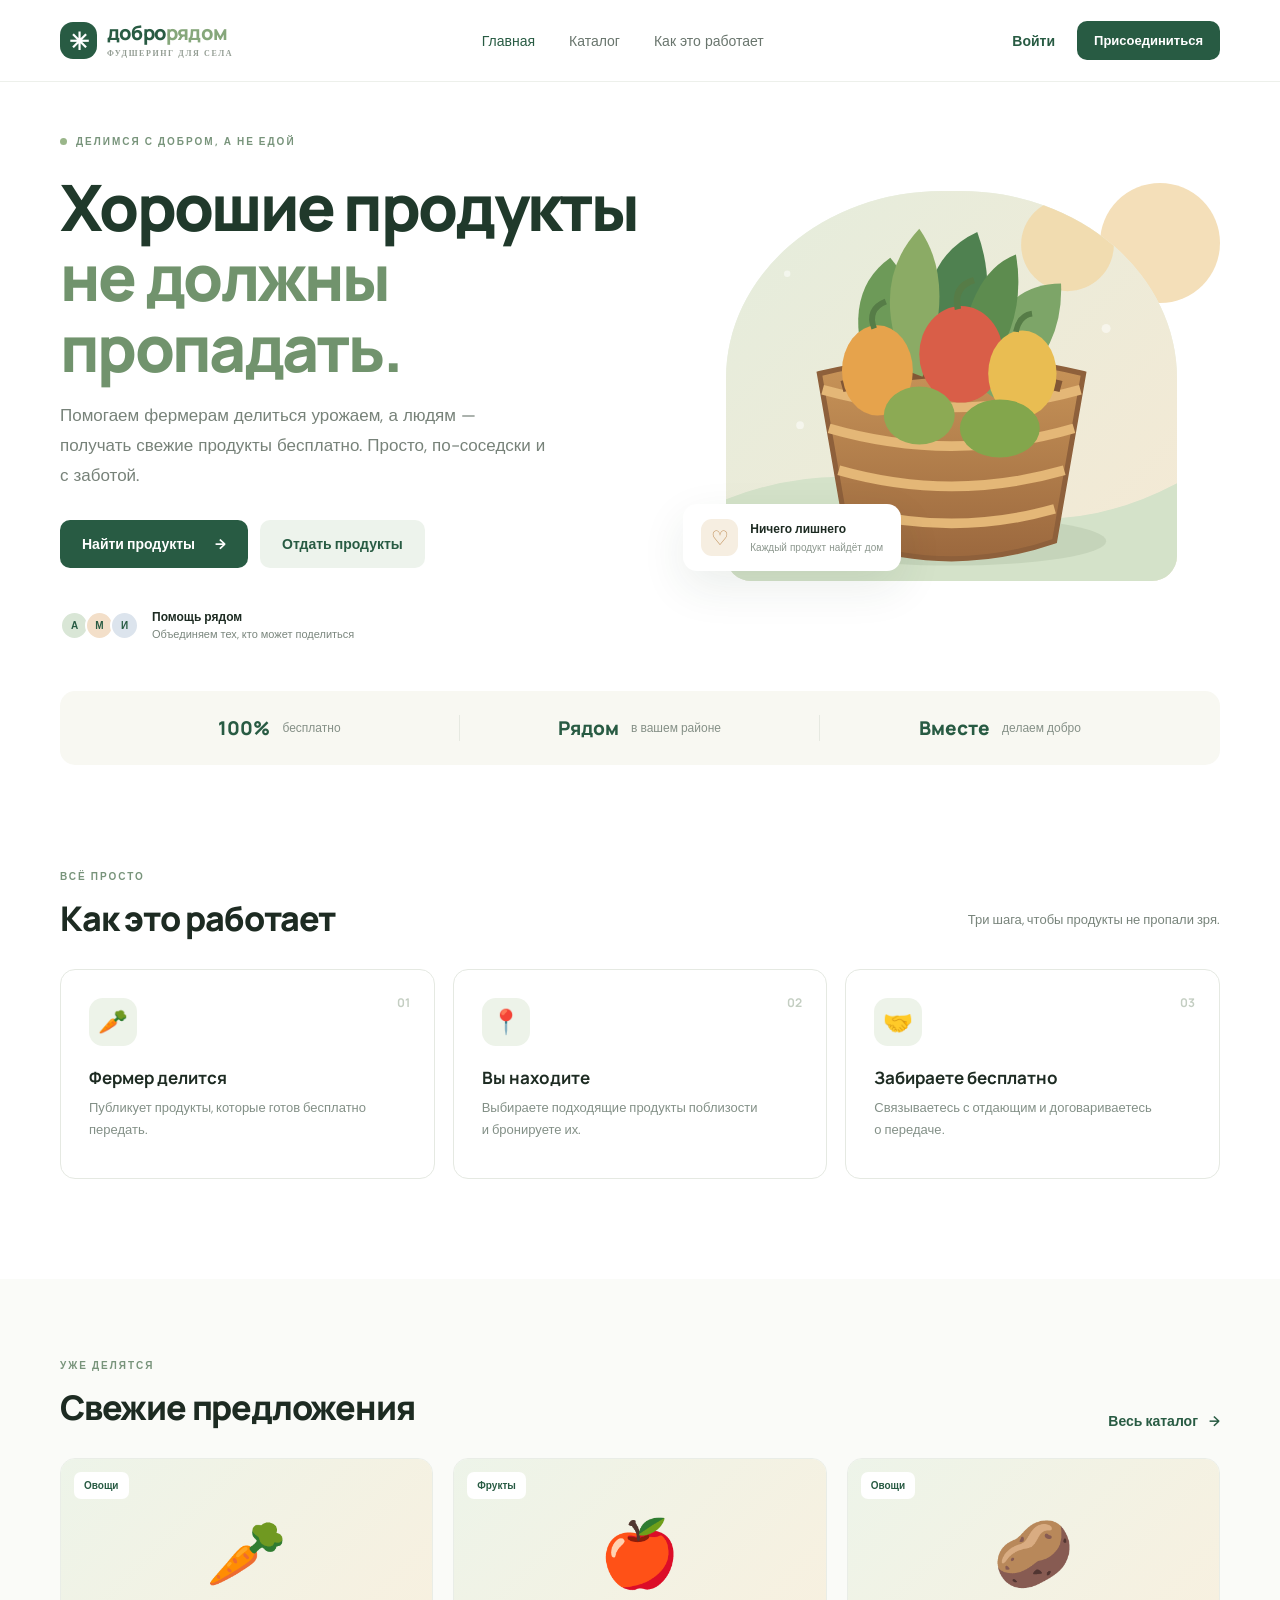
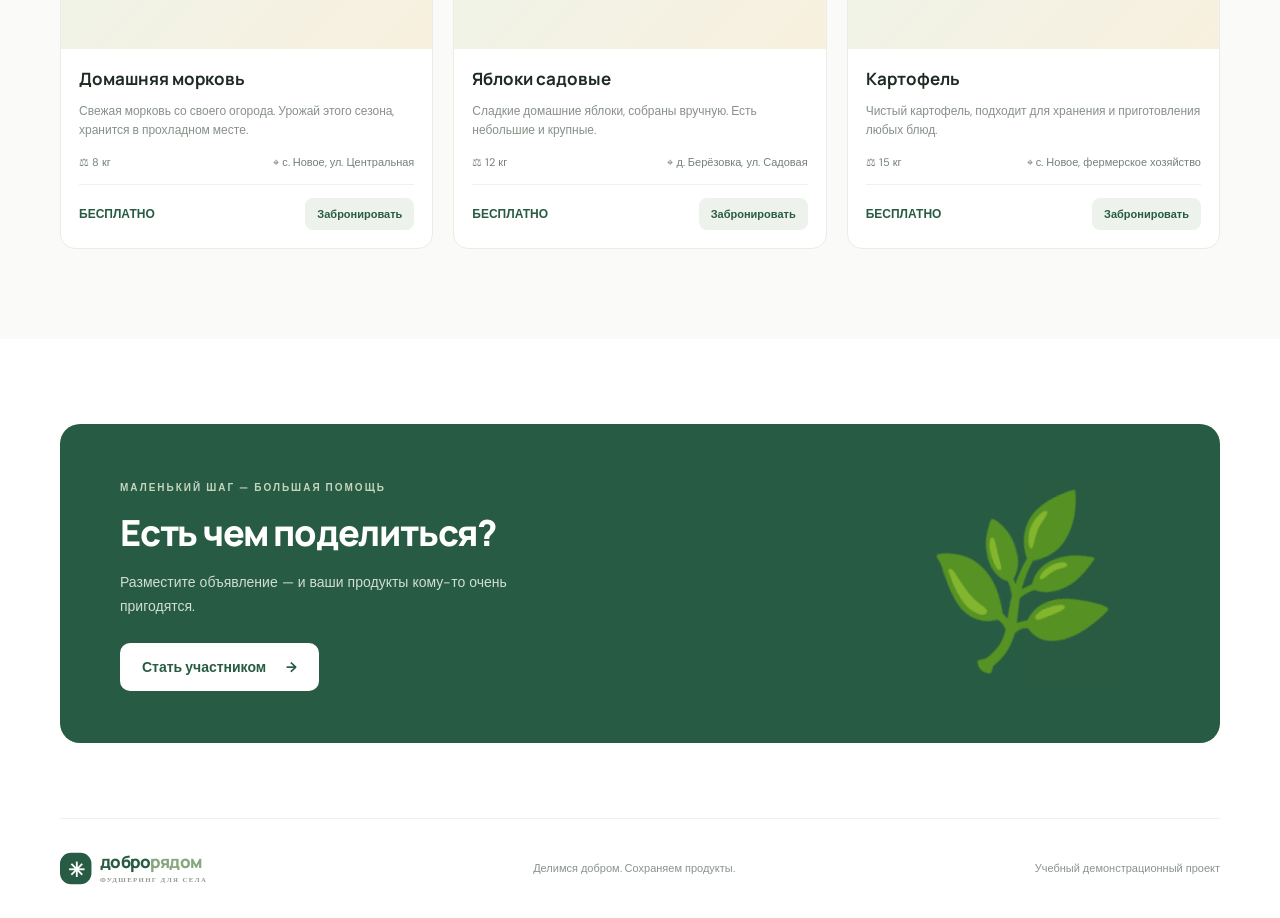
<file: index.html>
<!doctype html>
<html lang="ru">
<head>
  <meta charset="utf-8"><meta name="viewport" content="width=device-width, initial-scale=1">
  <meta name="description" content="Фудшеринг для села — бесплатный обмен продуктами и помощь соседям.">
  <title>ДоброРядом — фудшеринг для села</title><link rel="stylesheet" href="css/styles.css">
</head>
<body>
  <header class="site-header"><a class="brand" href="index.html"><span class="brand-mark">✳</span><span>добро<span class="brand-accent">рядом</span><small>ФУДШЕРИНГ ДЛЯ СЕЛА</small></span></a>
    <nav><a class="active" href="index.html">Главная</a><a href="catalog.html">Каталог</a><a href="#how">Как это работает</a></nav>
    <div class="header-actions"><a class="text-link" href="login.html" id="header-login">Войти</a><a class="btn btn-small" href="register.html" id="header-cta">Присоединиться</a><button class="menu-toggle" aria-label="Открыть меню">☰</button></div>
  </header>
  <main>
    <section class="hero wrap">
      <div class="hero-copy"><span class="eyebrow"><i></i> ДЕЛИМСЯ С ДОБРОМ, А НЕ ЕДОЙ</span>
        <h1>Хорошие продукты<br><em>не должны пропадать.</em></h1>
        <p class="hero-lead">Помогаем фермерам делиться урожаем, а людям — получать свежие продукты бесплатно. Просто, по-соседски и с заботой.</p>
        <div class="hero-actions"><a class="btn" href="catalog.html">Найти продукты <span>→</span></a><a class="btn btn-light" href="register.html?role=donor">Отдать продукты</a></div>
        <div class="hero-note"><span class="avatar-stack"><b>А</b><b>М</b><b>И</b></span><span><strong>Помощь рядом</strong><br>Объединяем тех, кто может поделиться</span></div>
      </div>
      <div class="hero-art"><div class="hero-photo"><img src="assets/harvest.svg" alt="Корзина с овощами и зеленью"></div><div class="floating-card"><span class="floating-icon">♡</span><div><strong>Ничего лишнего</strong><small>Каждый продукт найдёт дом</small></div></div><div class="sun-shape"></div></div>
    </section>
    <section class="stats wrap"><div><strong>100%</strong><span>бесплатно</span></div><div><strong>Рядом</strong><span>в вашем районе</span></div><div><strong>Вместе</strong><span>делаем добро</span></div></section>
    <section class="section wrap" id="how"><div class="section-heading"><div><span class="eyebrow">ВСЁ ПРОСТО</span><h2>Как это работает</h2></div><p>Три шага, чтобы продукты не пропали зря.</p></div>
      <div class="steps"><article class="step-card"><span class="step-number">01</span><div class="step-icon">🥕</div><h3>Фермер делится</h3><p>Публикует продукты, которые готов бесплатно передать.</p></article><article class="step-card"><span class="step-number">02</span><div class="step-icon">📍</div><h3>Вы находите</h3><p>Выбираете подходящие продукты поблизости и бронируете их.</p></article><article class="step-card"><span class="step-number">03</span><div class="step-icon">🤝</div><h3>Забираете бесплатно</h3><p>Связываетесь с отдающим и договариваетесь о передаче.</p></article></div>
    </section>
    <section class="section featured-section"><div class="wrap"><div class="section-heading"><div><span class="eyebrow">УЖЕ ДЕЛЯТСЯ</span><h2>Свежие предложения</h2></div><a class="text-link" href="catalog.html">Весь каталог <span>→</span></a></div><div class="product-grid" id="featured-products"></div></div></section>
    <section class="cta wrap"><div><span class="eyebrow">МАЛЕНЬКИЙ ШАГ — БОЛЬШАЯ ПОМОЩЬ</span><h2>Есть чем поделиться?</h2><p>Разместите объявление — и ваши продукты кому-то очень пригодятся.</p><a class="btn btn-white" href="register.html?role=donor">Стать участником <span>→</span></a></div><div class="cta-art">🌿</div></section>
  </main>
  <footer class="footer wrap"><a class="brand" href="index.html"><span class="brand-mark">✳</span><span>добро<span class="brand-accent">рядом</span><small>ФУДШЕРИНГ ДЛЯ СЕЛА</small></span></a><span>Делимся добром. Сохраняем продукты.</span><span>Учебный демонстрационный проект</span></footer>
  <script src="js/data.js"></script><script src="js/app.js"></script>
</body></html>
</file>
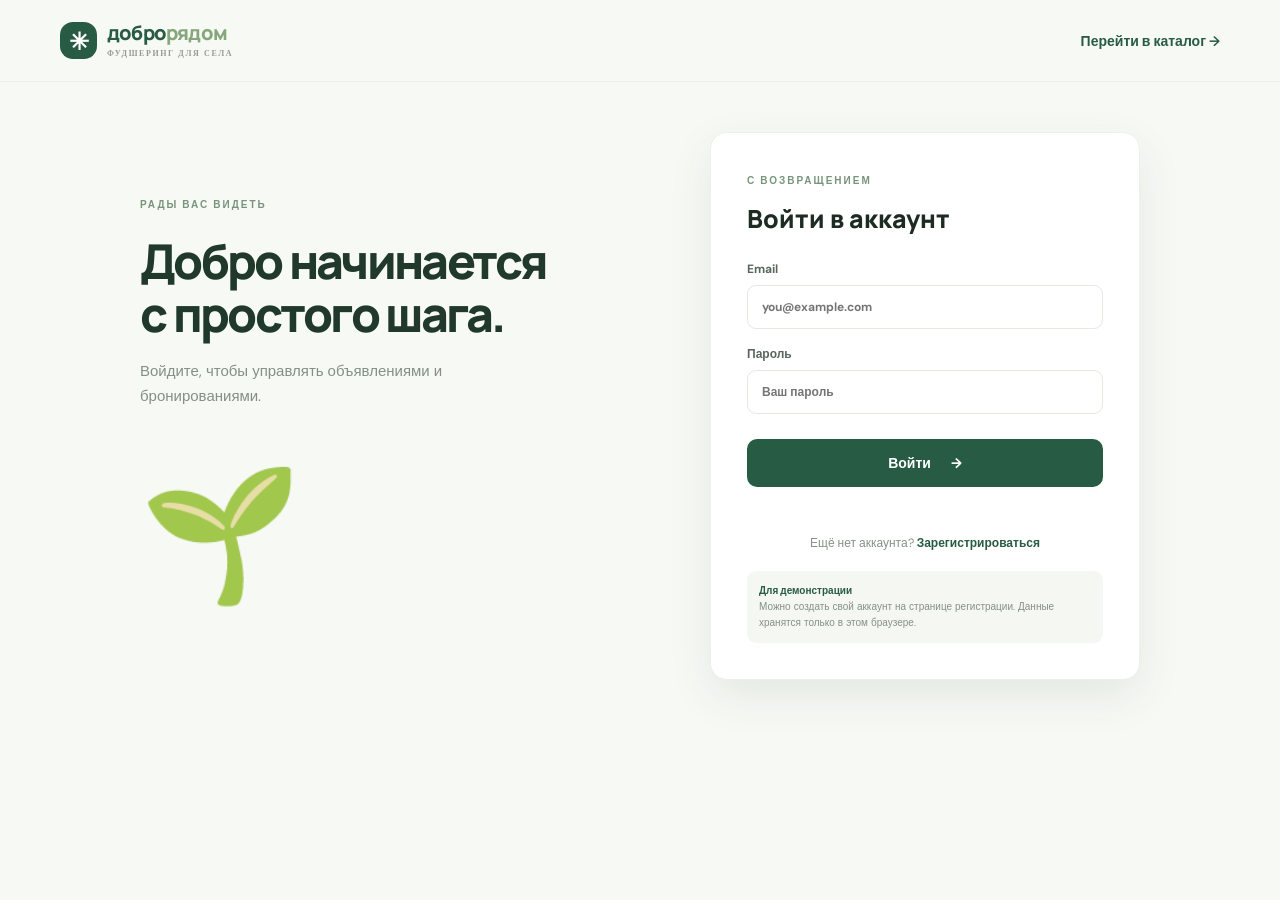
<file: add-product.html>
<!doctype html><html lang="ru"><head><meta charset="utf-8"><meta name="viewport" content="width=device-width, initial-scale=1"><title>Добавить продукт — ДоброРядом</title><link rel="stylesheet" href="css/styles.css"></head><body><header class="site-header"><a class="brand" href="index.html"><span class="brand-mark">✳</span><span>добро<span class="brand-accent">рядом</span><small>ФУДШЕРИНГ ДЛЯ СЕЛА</small></span></a><nav><a href="index.html">Главная</a><a href="catalog.html">Каталог</a></nav><div class="header-actions"><a class="text-link" href="profile.html">Личный кабинет</a></div></header><main class="wrap page-main form-page"><a class="back-link" href="profile.html">← Назад в кабинет</a><div class="page-intro"><span class="eyebrow">ПОДЕЛИТЕСЬ УРОЖАЕМ</span><h1>Новое предложение</h1><p>Расскажите, какие продукты вы готовы отдать бесплатно.</p></div><form class="listing-form" id="product-form"><div class="form-grid"><label>Название продукта<input name="name" placeholder="Например, свежая морковь" required></label><label>Категория<select name="category"><option>Овощи</option><option>Фрукты</option><option>Молочные продукты</option><option>Другое</option></select></label><label>Количество<input name="quantity" placeholder="Например, 5 кг" required></label><label>Годен до<input name="expiry" type="date" required></label><label class="wide">Место передачи<input name="location" placeholder="Населённый пункт, улица" required></label><label class="wide">Описание<textarea name="description" rows="4" placeholder="Состояние продуктов, удобное время передачи..."></textarea></label><label class="wide">Ссылка на фото (необязательно)<input name="image" type="url" placeholder="https://..."></label></div><div class="form-actions"><button class="btn" type="submit">Опубликовать объявление <span>→</span></button><a class="text-link" href="profile.html">Отмена</a></div><p class="form-message" id="form-message"></p></form></main><script src="js/data.js"></script><script src="js/app.js"></script></body></html>
</file>
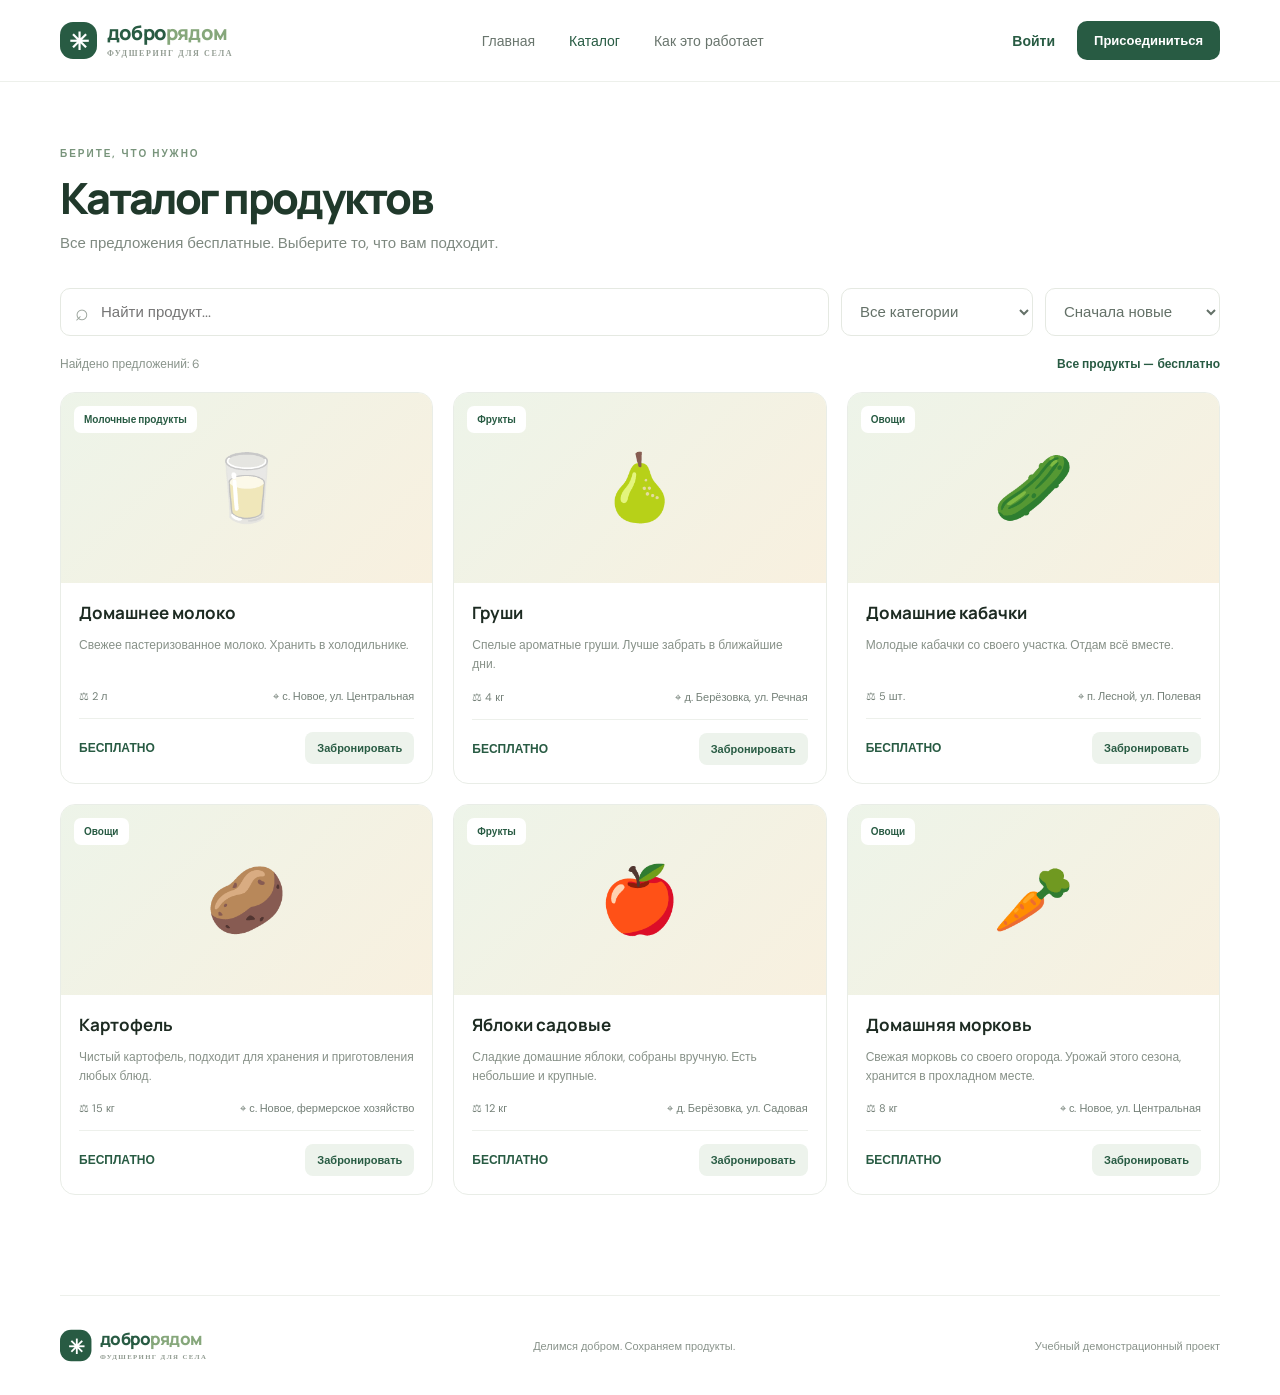
<file: catalog.html>
<!doctype html><html lang="ru"><head><meta charset="utf-8"><meta name="viewport" content="width=device-width, initial-scale=1"><title>Каталог — ДоброРядом</title><link rel="stylesheet" href="css/styles.css"></head><body>
<header class="site-header"><a class="brand" href="index.html"><span class="brand-mark">✳</span><span>добро<span class="brand-accent">рядом</span><small>ФУДШЕРИНГ ДЛЯ СЕЛА</small></span></a><nav><a href="index.html">Главная</a><a class="active" href="catalog.html">Каталог</a><a href="index.html#how">Как это работает</a></nav><div class="header-actions"><a class="text-link" href="login.html" id="header-login">Войти</a><a class="btn btn-small" href="register.html" id="header-cta">Присоединиться</a><button class="menu-toggle" aria-label="Открыть меню">☰</button></div></header>
<main class="wrap page-main"><div class="page-intro"><span class="eyebrow">БЕРИТЕ, ЧТО НУЖНО</span><h1>Каталог продуктов</h1><p>Все предложения бесплатные. Выберите то, что вам подходит.</p></div>
<div class="catalog-toolbar"><label class="search-box"><span>⌕</span><input id="search" type="search" placeholder="Найти продукт..."></label><select id="category-filter" aria-label="Категория"><option value="all">Все категории</option><option value="Овощи">Овощи</option><option value="Фрукты">Фрукты</option><option value="Молочные продукты">Молочные продукты</option><option value="Другое">Другое</option></select><select id="sort-filter" aria-label="Сортировка"><option value="new">Сначала новые</option><option value="quantity">По количеству</option></select></div>
<div class="catalog-meta"><span id="result-count"></span><span class="free-label">Все продукты — бесплатно</span></div><div class="product-grid" id="catalog-products"></div><div class="empty-state hidden" id="empty-state"><span>🥬</span><h3>Пока ничего не найдено</h3><p>Попробуйте изменить запрос или выбрать другую категорию.</p><button class="btn btn-light" id="reset-filters">Сбросить фильтры</button></div></main>
<footer class="footer wrap"><a class="brand" href="index.html"><span class="brand-mark">✳</span><span>добро<span class="brand-accent">рядом</span><small>ФУДШЕРИНГ ДЛЯ СЕЛА</small></span></a><span>Делимся добром. Сохраняем продукты.</span><span>Учебный демонстрационный проект</span></footer><script src="js/data.js"></script><script src="js/app.js"></script></body></html>
</file>
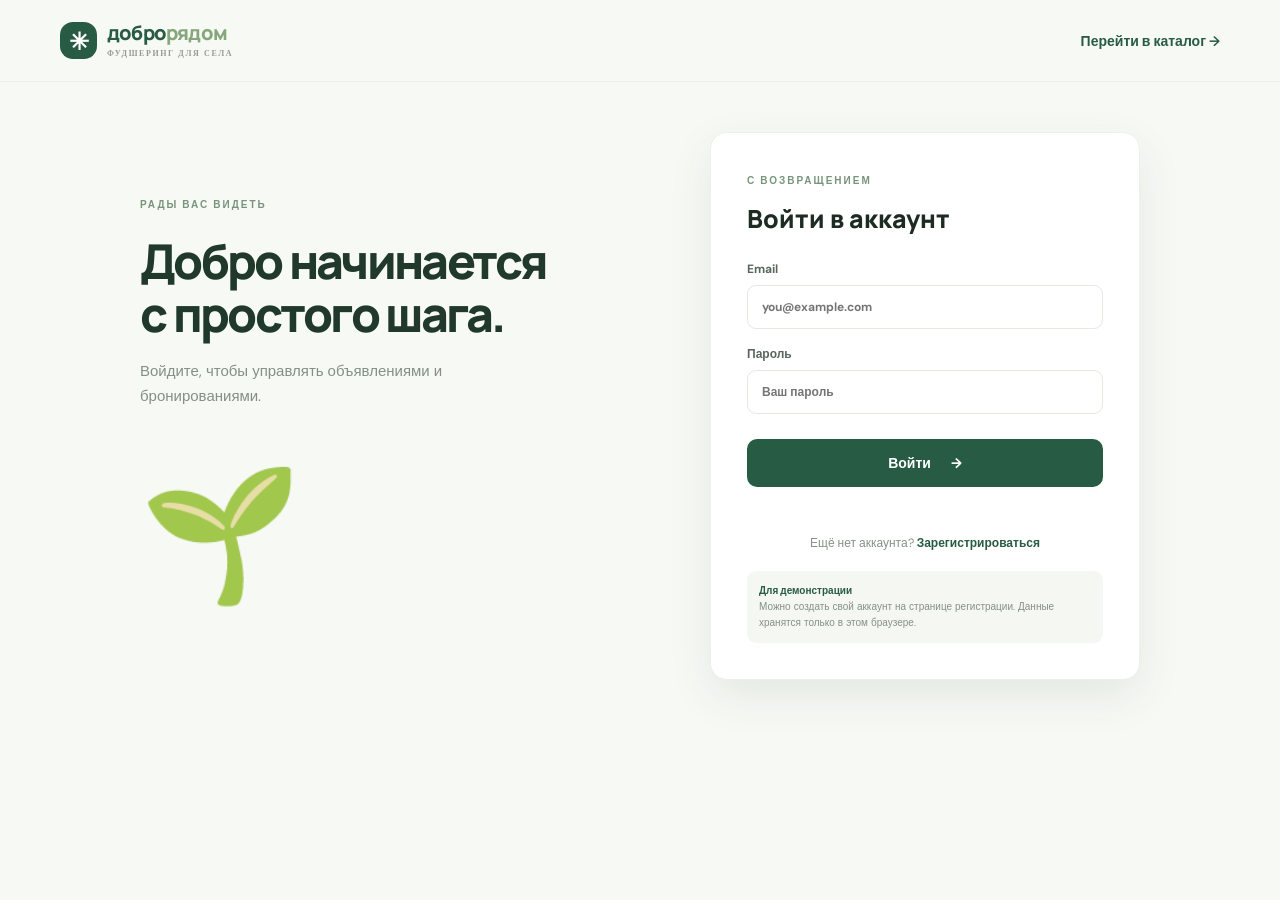
<file: login.html>
<!doctype html><html lang="ru"><head><meta charset="utf-8"><meta name="viewport" content="width=device-width, initial-scale=1"><title>Вход — ДоброРядом</title><link rel="stylesheet" href="css/styles.css"></head><body class="auth-page"><header class="site-header"><a class="brand" href="index.html"><span class="brand-mark">✳</span><span>добро<span class="brand-accent">рядом</span><small>ФУДШЕРИНГ ДЛЯ СЕЛА</small></span></a><a class="text-link" href="catalog.html">Перейти в каталог →</a></header><main class="auth-wrap"><div class="auth-decoration"><span class="eyebrow">РАДЫ ВАС ВИДЕТЬ</span><h1>Добро начинается<br>с простого шага.</h1><p>Войдите, чтобы управлять объявлениями и бронированиями.</p><div class="auth-emoji">🌱</div></div><form class="auth-card" id="login-form"><span class="eyebrow">С ВОЗВРАЩЕНИЕМ</span><h2>Войти в аккаунт</h2><label>Email<input name="email" type="email" placeholder="you@example.com" required></label><label>Пароль<input name="password" type="password" placeholder="Ваш пароль" required minlength="4"></label><button class="btn btn-full" type="submit">Войти <span>→</span></button><p class="form-message" id="form-message"></p><p class="auth-bottom">Ещё нет аккаунта? <a href="register.html">Зарегистрироваться</a></p><div class="demo-hint"><strong>Для демонстрации</strong><br>Можно создать свой аккаунт на странице регистрации. Данные хранятся только в этом браузере.</div></form></main><script src="js/data.js"></script><script src="js/app.js"></script></body></html>
</file>
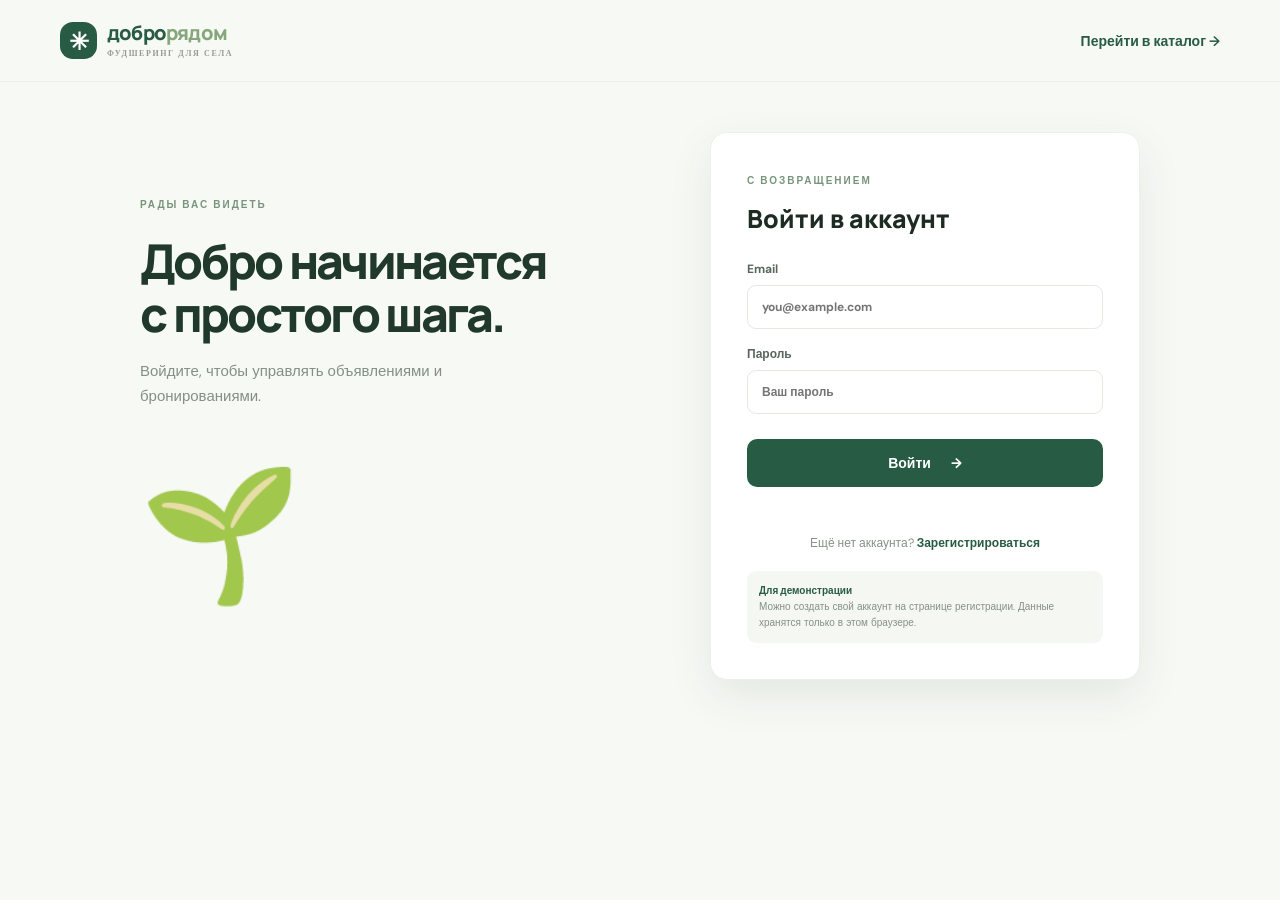
<file: profile.html>
<!doctype html><html lang="ru"><head><meta charset="utf-8"><meta name="viewport" content="width=device-width, initial-scale=1"><title>Личный кабинет — ДоброРядом</title><link rel="stylesheet" href="css/styles.css"></head><body><header class="site-header"><a class="brand" href="index.html"><span class="brand-mark">✳</span><span>добро<span class="brand-accent">рядом</span><small>ФУДШЕРИНГ ДЛЯ СЕЛА</small></span></a><nav><a href="index.html">Главная</a><a href="catalog.html">Каталог</a></nav><div class="header-actions"><button class="text-link" id="logout-button">Выйти ↗</button></div></header><main class="wrap page-main"><div class="profile-head"><div><span class="eyebrow">ВАШЕ ПРОСТРАНСТВО</span><h1>Личный кабинет</h1><p id="profile-subtitle">Управляйте своими объявлениями и заявками.</p></div><a class="btn" id="profile-add-link" href="add-product.html">＋ Добавить продукт</a></div><section class="profile-summary" id="profile-summary"></section><div class="tabs"><button class="tab active" data-tab="activity">Моя активность</button><button class="tab" data-tab="listings">Мои объявления</button><button class="tab" data-tab="bookings">Мои бронирования</button></div><div id="profile-content"></div></main><footer class="footer wrap"><a class="brand" href="index.html"><span class="brand-mark">✳</span><span>добро<span class="brand-accent">рядом</span><small>ФУДШЕРИНГ ДЛЯ СЕЛА</small></span></a><span>Учебный демонстрационный проект</span></footer><script src="js/data.js"></script><script src="js/app.js"></script></body></html>
</file>
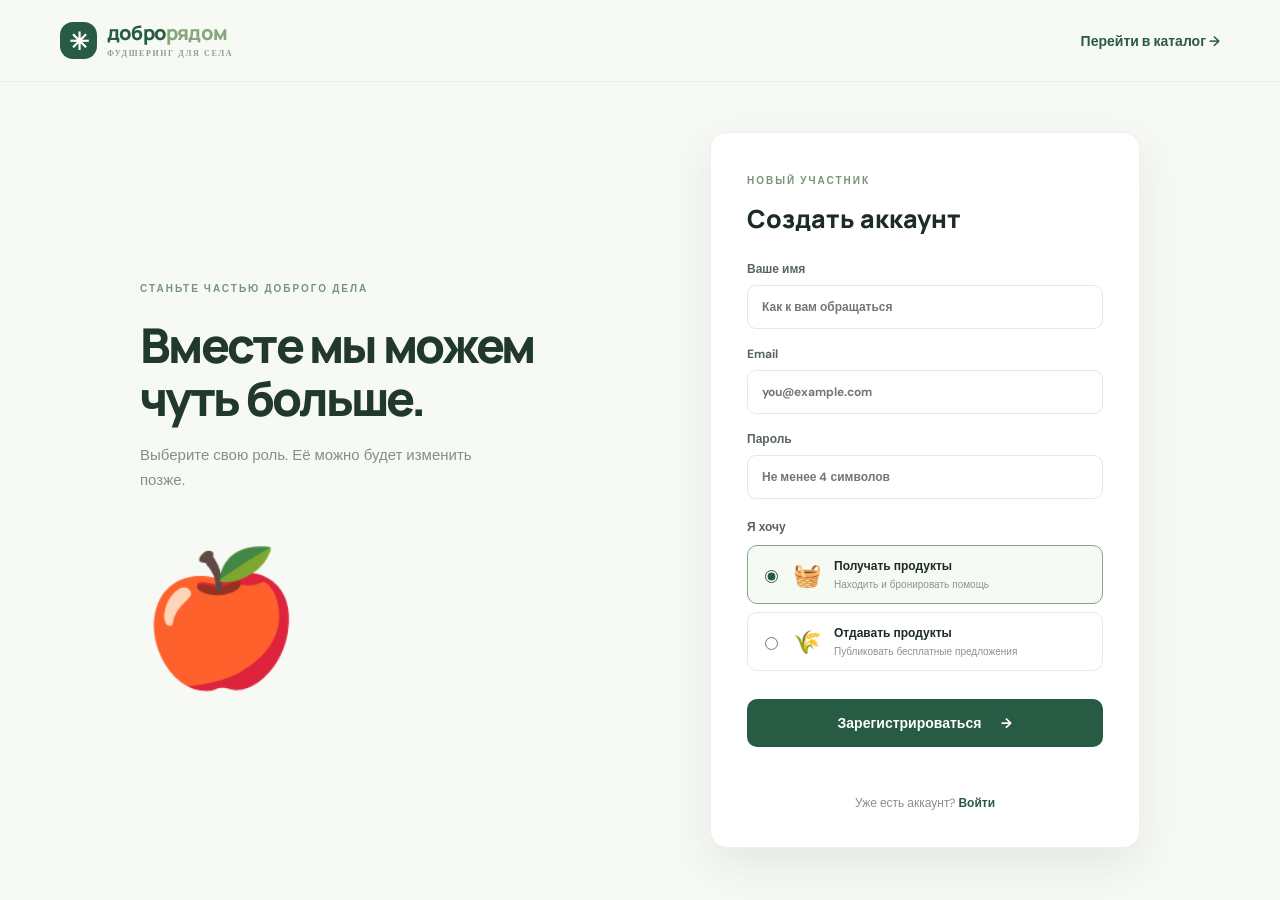
<file: register.html>
<!doctype html><html lang="ru"><head><meta charset="utf-8"><meta name="viewport" content="width=device-width, initial-scale=1"><title>Регистрация — ДоброРядом</title><link rel="stylesheet" href="css/styles.css"></head><body class="auth-page"><header class="site-header"><a class="brand" href="index.html"><span class="brand-mark">✳</span><span>добро<span class="brand-accent">рядом</span><small>ФУДШЕРИНГ ДЛЯ СЕЛА</small></span></a><a class="text-link" href="catalog.html">Перейти в каталог →</a></header><main class="auth-wrap"><div class="auth-decoration"><span class="eyebrow">СТАНЬТЕ ЧАСТЬЮ ДОБРОГО ДЕЛА</span><h1>Вместе мы можем<br>чуть больше.</h1><p>Выберите свою роль. Её можно будет изменить позже.</p><div class="auth-emoji">🍎</div></div><form class="auth-card" id="register-form"><span class="eyebrow">НОВЫЙ УЧАСТНИК</span><h2>Создать аккаунт</h2><label>Ваше имя<input name="name" placeholder="Как к вам обращаться" required minlength="2"></label><label>Email<input name="email" type="email" placeholder="you@example.com" required></label><label>Пароль<input name="password" type="password" placeholder="Не менее 4 символов" required minlength="4"></label><div class="role-select"><span class="field-label">Я хочу</span><label class="role-option"><input type="radio" name="role" value="recipient" checked><span class="role-symbol">🧺</span><span><strong>Получать продукты</strong><small>Находить и бронировать помощь</small></span></label><label class="role-option"><input type="radio" name="role" value="donor"><span class="role-symbol">🌾</span><span><strong>Отдавать продукты</strong><small>Публиковать бесплатные предложения</small></span></label></div><button class="btn btn-full" type="submit">Зарегистрироваться <span>→</span></button><p class="form-message" id="form-message"></p><p class="auth-bottom">Уже есть аккаунт? <a href="login.html">Войти</a></p></form></main><script src="js/data.js"></script><script src="js/app.js"></script></body></html>
</file>
<file: css/styles.css>
@import url('https://fonts.googleapis.com/css2?family=DM+Sans:wght@400;500;600;700&family=Manrope:wght@400;500;600;700;800&display=swap');
:root{--green:#285b43;--green2:#3f7657;--mint:#eaf2e9;--cream:#f8f8f2;--ink:#1d2b22;--muted:#78847b;--line:#e5e9e2;--orange:#e9a65b;--white:#fff;--shadow:0 16px 45px rgba(35,67,47,.09)}
*{box-sizing:border-box}html{scroll-behavior:smooth}body{margin:0;background:#fff;color:var(--ink);font-family:'DM Sans',sans-serif;font-size:15px}a{color:inherit;text-decoration:none}button,input,select,textarea{font:inherit}.wrap{width:min(1160px,calc(100% - 48px));margin-inline:auto}.site-header{height:82px;padding:0 max(24px,calc((100vw - 1160px)/2));display:flex;align-items:center;justify-content:space-between;border-bottom:1px solid #edf0eb;background:#fff;position:relative;z-index:5}.brand{display:flex;align-items:center;gap:10px;font:800 20px Manrope,sans-serif;letter-spacing:-.8px;line-height:1;color:var(--green)}.brand-mark{width:37px;height:37px;border-radius:13px;background:var(--green);color:#fff;display:grid;place-items:center;font-size:24px}.brand-accent{color:#86a77b}.brand small{display:block;font:600 8px 'DM Sans';letter-spacing:1.6px;color:#929c92;margin-top:5px}.site-header nav{display:flex;gap:34px;color:#69756d;font-size:14px}.site-header nav a:hover,.site-header nav a.active{color:var(--green)}.header-actions{display:flex;align-items:center;gap:22px}.text-link{font-weight:600;color:var(--green);font-size:14px}.text-link span{margin-left:8px}.btn{border:0;border-radius:10px;background:var(--green);color:#fff;padding:15px 22px;display:inline-flex;align-items:center;justify-content:center;gap:20px;font-weight:700;font-size:14px;cursor:pointer;transition:.2s}.btn:hover{background:#1d4934;transform:translateY(-1px)}.btn-small{padding:11px 17px;font-size:13px}.btn-light{background:#edf3ec;color:var(--green)}.btn-light:hover{background:#dfeade;color:var(--green)}.btn-white{background:#fff;color:var(--green)}.btn-white:hover{background:#f1f5ef;color:var(--green)}.btn-full{width:100%;margin-top:8px}.menu-toggle{display:none;background:none;border:0;font-size:22px;color:var(--green)}
.hero{display:grid;grid-template-columns:1.05fr .95fr;align-items:center;min-height:570px;padding-top:48px;padding-bottom:48px;gap:30px}.eyebrow{font-size:10px;letter-spacing:2px;font-weight:700;color:#78947b;display:inline-flex;align-items:center;gap:9px}.eyebrow i{width:7px;height:7px;border-radius:50%;background:#9ab68a}.hero h1,.page-intro h1,.auth-decoration h1{font:800 clamp(42px,5vw,64px)/1.1 Manrope,sans-serif;letter-spacing:-2.7px;margin:22px 0 18px;color:#20392b}.hero h1 em{font-style:normal;color:#71936d}.hero-lead{font-size:17px;line-height:1.75;color:#778279;max-width:490px}.hero-actions{display:flex;gap:12px;margin-top:30px}.hero-note{display:flex;align-items:center;gap:13px;margin-top:40px;color:#7a867d;font-size:11px;line-height:1.5}.hero-note strong{color:var(--ink);font-size:12px}.avatar-stack{display:flex;padding-left:4px}.avatar-stack b{width:29px;height:29px;border-radius:50%;background:#d9e6d6;border:2px solid #fff;display:grid;place-items:center;margin-left:-4px;color:var(--green);font-size:10px}.avatar-stack b:nth-child(2){background:#f3dfc9}.avatar-stack b:nth-child(3){background:#dce4ed}.hero-art{height:450px;position:relative;display:flex;align-items:center;justify-content:center}.hero-photo{width:84%;height:390px;background:#eaf1e5;border-radius:48% 48% 25px 25px;overflow:hidden;position:relative;z-index:1}.hero-photo img{width:100%;height:100%;object-fit:cover}.sun-shape{position:absolute;width:120px;height:120px;background:#f4dfb9;border-radius:50%;right:0;top:22px}.floating-card{position:absolute;z-index:2;bottom:40px;left:0;background:#fff;box-shadow:var(--shadow);border-radius:14px;padding:15px 18px;display:flex;align-items:center;gap:12px}.floating-icon{width:37px;height:37px;background:#f6eee1;border-radius:11px;display:grid;place-items:center;color:#bd8950;font-size:20px}.floating-card strong,.floating-card small{display:block}.floating-card strong{font-size:12px}.floating-card small{font-size:10px;color:#8b968d;margin-top:4px}.stats{display:grid;grid-template-columns:repeat(3,1fr);background:var(--cream);border-radius:15px;padding:24px 40px;margin-bottom:100px}.stats div{display:flex;align-items:center;justify-content:center;gap:12px;border-right:1px solid #e6e9e1}.stats div:last-child{border:0}.stats strong{font:800 19px Manrope;color:var(--green)}.stats span{font-size:12px;color:#859087}.section{padding-bottom:100px}.section-heading{display:flex;align-items:end;justify-content:space-between;margin-bottom:28px}.section-heading h2,.cta h2{font:800 34px Manrope;letter-spacing:-1.2px;margin:10px 0 0}.section-heading>p{color:var(--muted);font-size:13px}.steps{display:grid;grid-template-columns:repeat(3,1fr);gap:18px}.step-card{position:relative;padding:28px;border:1px solid var(--line);border-radius:15px;min-height:210px}.step-number{position:absolute;right:24px;top:24px;color:#c4cec2;font:700 12px Manrope}.step-icon{width:48px;height:48px;border-radius:14px;background:#edf3e9;display:grid;place-items:center;font-size:24px}.step-card h3{font:700 17px Manrope;margin:20px 0 8px}.step-card p{font-size:13px;line-height:1.7;color:#839087;margin:0;max-width:280px}.featured-section{background:#fafbf8;padding:75px 0 90px}.product-grid{display:grid;grid-template-columns:repeat(3,1fr);gap:20px}.product-card{border:1px solid #e9ede7;border-radius:15px;overflow:hidden;background:#fff;transition:.2s}.product-card:hover{transform:translateY(-3px);box-shadow:var(--shadow)}.product-image{height:190px;background:#edf2e9;position:relative;overflow:hidden}.product-image img{width:100%;height:100%;object-fit:cover}.product-placeholder{height:100%;display:grid;place-items:center;font-size:65px;background:linear-gradient(135deg,#edf4e9,#f8f0df)}.product-tag{position:absolute;left:13px;top:13px;background:#fff;padding:7px 10px;border-radius:7px;font-size:10px;font-weight:700;color:var(--green)}.product-body{padding:18px}.product-body h3{font:700 17px Manrope;margin:0 0 8px}.product-description{color:#879188;font-size:12px;line-height:1.6;min-height:38px}.product-meta{display:flex;justify-content:space-between;gap:10px;color:#748078;font-size:11px;margin:15px 0}.product-footer{border-top:1px solid #edf0eb;padding-top:13px;display:flex;justify-content:space-between;align-items:center}.product-footer strong{font-size:12px;color:var(--green)}.product-footer button{border:0;background:#edf3ec;color:var(--green);padding:9px 12px;border-radius:8px;font-size:11px;font-weight:700;cursor:pointer}.cta{background:#285b43;border-radius:20px;color:#fff;padding:52px 60px;margin-top:85px;margin-bottom:75px;display:flex;align-items:center;justify-content:space-between;overflow:hidden;position:relative}.cta .eyebrow{color:#c3d5be}.cta h2{font-size:36px;margin:12px 0}.cta p{color:#d0dfd1;max-width:450px;font-size:14px;line-height:1.7;margin-bottom:24px}.cta-art{font-size:140px;opacity:.9;transform:rotate(-15deg);margin-right:50px}.footer{min-height:100px;display:flex;align-items:center;justify-content:space-between;color:#89938b;font-size:11px;border-top:1px solid #edf0eb}.footer .brand{transform:scale(.85);transform-origin:left center}
.page-main{padding-top:60px;padding-bottom:100px;min-height:70vh}.page-intro{margin-bottom:35px}.page-intro h1{font-size:43px;margin:12px 0}.page-intro p{color:#7e8980;margin:0}.catalog-toolbar{display:flex;gap:12px;margin-bottom:18px}.search-box{flex:1;display:flex;align-items:center;border:1px solid var(--line);border-radius:10px;padding:0 14px;gap:10px;color:#9aa39b}.search-box span{font-size:23px}.search-box input{border:0;outline:0;width:100%;height:46px}.catalog-toolbar select{border:1px solid var(--line);border-radius:10px;padding:0 14px;color:#647168;background:#fff;min-width:175px}.catalog-meta{display:flex;justify-content:space-between;margin:20px 0;color:#89948b;font-size:12px}.free-label{color:var(--green);font-weight:700}.empty-state{text-align:center;padding:70px 20px}.empty-state>span{font-size:50px}.empty-state h3{font:700 20px Manrope}.empty-state p{color:var(--muted);margin-bottom:20px}.hidden{display:none!important}
.auth-page{background:#f7f9f5;min-height:100vh}.auth-page .site-header{background:transparent}.auth-wrap{width:min(1000px,calc(100% - 40px));margin:50px auto 80px;display:grid;grid-template-columns:1fr 430px;gap:70px;align-items:center}.auth-decoration{padding:30px 0}.auth-decoration h1{font-size:48px}.auth-decoration p{color:#829087;line-height:1.7;max-width:380px}.auth-emoji{font-size:130px;margin-top:40px;opacity:.9}.auth-card{background:#fff;padding:36px;border:1px solid #edf0eb;border-radius:17px;box-shadow:var(--shadow)}.auth-card h2{font:800 25px Manrope;margin:12px 0 25px}.auth-card>label,.listing-form label{display:flex;flex-direction:column;gap:8px;font-size:12px;font-weight:700;color:#58665c;margin-bottom:17px}.auth-card input,.listing-form input,.listing-form select,.listing-form textarea{border:1px solid #e4e9e2;border-radius:9px;padding:13px 14px;outline:0;color:var(--ink);background:#fff}.auth-card input:focus,.listing-form input:focus,.listing-form textarea:focus{border-color:#8eae8b;box-shadow:0 0 0 3px #edf4eb}.auth-bottom{text-align:center;font-size:12px;color:#879188;margin:22px 0 0}.auth-bottom a{color:var(--green);font-weight:700}.demo-hint{background:#f5f8f2;border-radius:9px;padding:12px;margin-top:20px;color:#859087;font-size:10px;line-height:1.6}.demo-hint strong{color:var(--green)}.role-select{margin:20px 0}.field-label{font-size:12px;font-weight:700;color:#58665c;display:block;margin-bottom:10px}.role-option{display:flex;align-items:center;gap:12px;padding:12px;border:1px solid #e6ebe4;border-radius:10px;margin:8px 0;cursor:pointer}.role-option:has(input:checked){border-color:#83a783;background:#f6faf4}.role-option input{accent-color:var(--green)}.role-symbol{font-size:23px}.role-option strong,.role-option small{display:block}.role-option strong{font-size:12px;color:var(--ink)}.role-option small{font-size:10px;color:#8a958c;margin-top:4px}.form-message{font-size:12px;color:#b65c4c;min-height:16px;margin:10px 0}.form-message.success{color:var(--green)}
.profile-head{display:flex;align-items:end;justify-content:space-between;margin-bottom:30px}.profile-head h1{font:800 40px Manrope;margin:12px 0}.profile-head p{color:var(--muted);margin:0}.profile-summary{display:grid;grid-template-columns:repeat(3,1fr);gap:15px;margin-bottom:35px}.summary-card{padding:20px;border:1px solid var(--line);border-radius:13px}.summary-card span{display:block;color:#89948b;font-size:11px}.summary-card strong{display:block;font:800 25px Manrope;color:var(--green);margin-top:8px}.tabs{display:flex;gap:24px;border-bottom:1px solid var(--line);margin-bottom:24px}.tab{border:0;background:none;padding:13px 0;color:#879188;font-weight:600;font-size:13px;cursor:pointer;border-bottom:2px solid transparent}.tab.active{color:var(--green);border-color:var(--green)}.activity-list{display:grid;gap:12px}.activity-row{display:flex;justify-content:space-between;align-items:center;padding:16px;border:1px solid var(--line);border-radius:11px}.activity-row strong{font-size:13px}.activity-row small{display:block;color:#89948b;margin-top:5px}.status{font-size:10px;font-weight:700;padding:7px 9px;border-radius:7px;background:#edf4eb;color:var(--green)}.status.booked{background:#fff3e5;color:#a56b2d}.form-page{max-width:850px}.back-link{display:inline-block;color:#728078;font-size:12px;margin-bottom:28px}.listing-form{background:#fff;border:1px solid var(--line);border-radius:15px;padding:28px}.form-grid{display:grid;grid-template-columns:1fr 1fr;gap:0 18px}.listing-form .wide{grid-column:1/-1}.listing-form textarea{resize:vertical}.form-actions{display:flex;align-items:center;gap:22px;margin-top:10px}.empty-inline{padding:30px;border:1px dashed #dce4d9;border-radius:12px;color:#879188;text-align:center;font-size:13px}
@media(max-width:800px){.site-header nav{display:none}.menu-toggle{display:block}.header-actions{gap:12px}.hero{grid-template-columns:1fr;padding-top:55px}.hero-art{height:350px;grid-row:1}.hero-photo{height:320px}.hero h1{font-size:48px}.stats{margin-bottom:65px;padding:20px 10px}.stats div{flex-direction:column;gap:4px;text-align:center}.steps,.product-grid{grid-template-columns:repeat(2,1fr)}.auth-wrap{grid-template-columns:1fr;gap:10px;margin-top:20px}.auth-decoration{padding-bottom:0}.auth-emoji{display:none}.auth-decoration h1{font-size:38px}.auth-card{max-width:500px;width:100%;margin:auto}.cta{padding:38px 30px}.cta-art{font-size:90px;margin-right:0}.footer{gap:15px;flex-wrap:wrap;padding:20px 0}.profile-summary{grid-template-columns:1fr 1fr}}
@media(max-width:560px){.wrap{width:calc(100% - 32px)}.site-header{height:70px;padding:0 16px}.header-actions .text-link{display:none}.brand{font-size:18px}.hero{gap:0}.hero-art{height:280px}.hero-photo{height:260px;width:78%}.hero h1{font-size:39px;letter-spacing:-1.8px}.hero-lead{font-size:15px}.hero-actions{flex-direction:column;align-items:stretch}.hero-note{margin-top:25px}.stats{margin-bottom:55px}.stats strong{font-size:15px}.stats span{font-size:10px}.section{padding-bottom:60px}.section-heading{align-items:start;gap:15px;flex-direction:column}.section-heading h2{font-size:28px}.steps,.product-grid{grid-template-columns:1fr}.step-card{min-height:175px}.featured-section{padding:55px 0}.cta{margin-top:55px;margin-bottom:45px;padding:30px 24px}.cta h2{font-size:29px}.cta-art{display:none}.footer{flex-direction:column;align-items:flex-start;justify-content:center;gap:8px}.page-main{padding-top:40px}.page-intro h1{font-size:34px}.catalog-toolbar{flex-direction:column}.catalog-toolbar select{height:45px}.profile-head{align-items:start;flex-direction:column;gap:20px}.profile-head h1{font-size:33px}.profile-summary{grid-template-columns:1fr 1fr}.tabs{gap:15px;overflow:auto}.tab{white-space:nowrap;font-size:11px}.auth-wrap{width:calc(100% - 30px)}.auth-card{padding:25px}.form-grid{grid-template-columns:1fr}.listing-form .wide{grid-column:auto}.listing-form{padding:20px}.form-actions{align-items:stretch;flex-direction:column}.activity-row{gap:12px}.activity-row .status{white-space:nowrap}}
</file>
